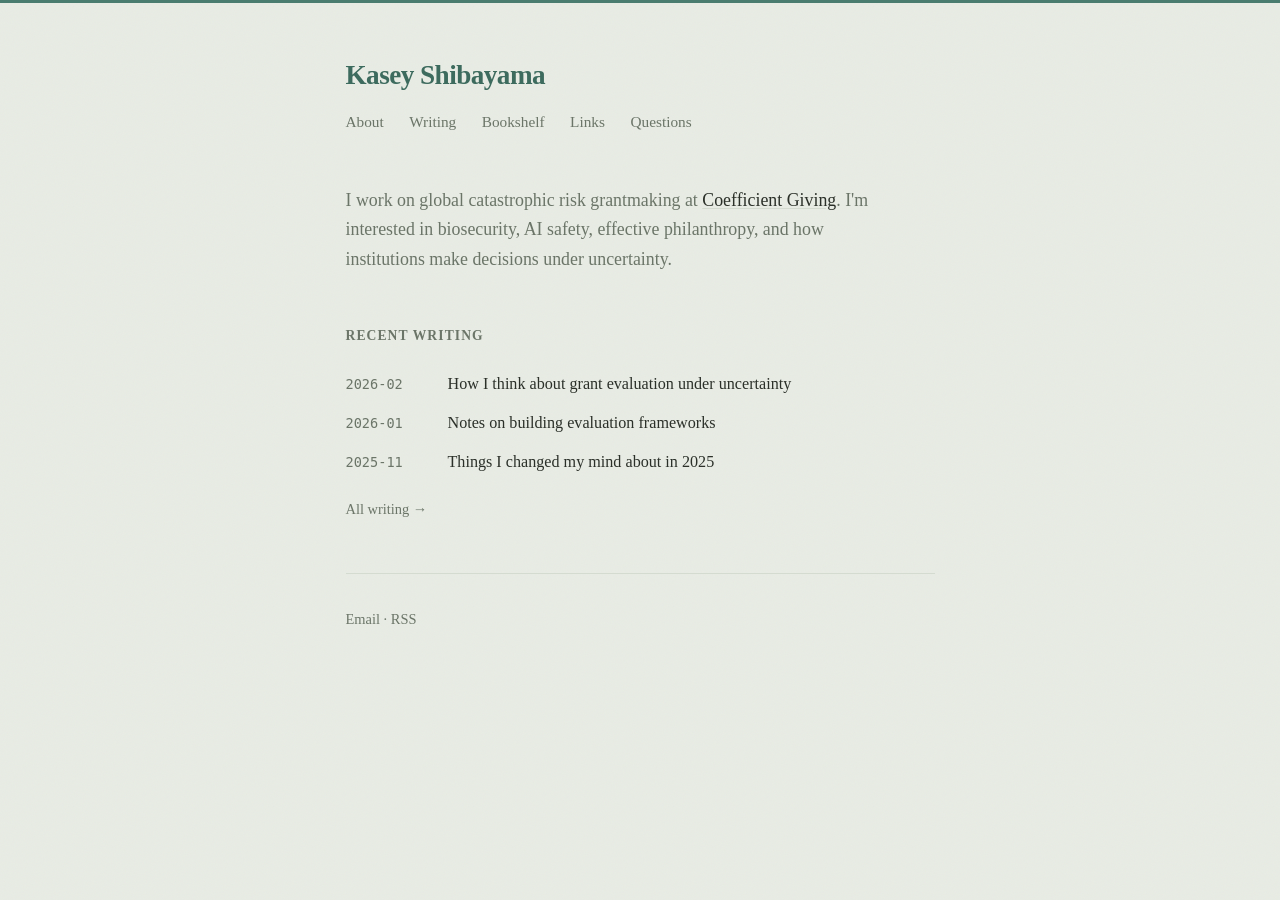
<file: index.html>
<!DOCTYPE html>
<html lang="en">
<head>
  <meta charset="UTF-8">
  <meta name="viewport" content="width=device-width, initial-scale=1.0">
  <title>Kasey Shibayama</title>
  <link rel="stylesheet" href="style.css">
</head>
<body>
  <main>
    <header>
      <h1><a href="index.html">Kasey Shibayama</a></h1>
      <nav>
        <a href="about.html">About</a>
        <a href="writing.html">Writing</a>
        <a href="bookshelf.html">Bookshelf</a>
        <a href="links.html">Links</a>
        <a href="questions.html">Questions</a>
      </nav>
    </header>

    <section class="intro">
      <p>I work on global catastrophic risk grantmaking at <a href="https://coefficientgiving.org">Coefficient Giving</a>. I'm interested in biosecurity, AI safety, effective philanthropy, and how institutions make decisions under uncertainty.</p>
    </section>

    <section class="recent">
      <h2>Recent writing</h2>
      <ul class="post-list">
        <li>
          <span class="date">2026-02</span>
          <a href="/writing/example-post">How I think about grant evaluation under uncertainty</a>
        </li>
        <li>
          <span class="date">2026-01</span>
          <a href="/writing/example-post-2">Notes on building evaluation frameworks</a>
        </li>
        <li>
          <span class="date">2025-11</span>
          <a href="/writing/example-post-3">Things I changed my mind about in 2025</a>
        </li>
      </ul>
      <p class="more"><a href="writing.html">All writing &rarr;</a></p>
    </section>

    <footer>
      <p>
        <a href="mailto:kasey@coefficientgiving.org">Email</a> &middot;
        <a href="/rss.xml">RSS</a>
      </p>
    </footer>
  </main>
</body>
</html>
</file>
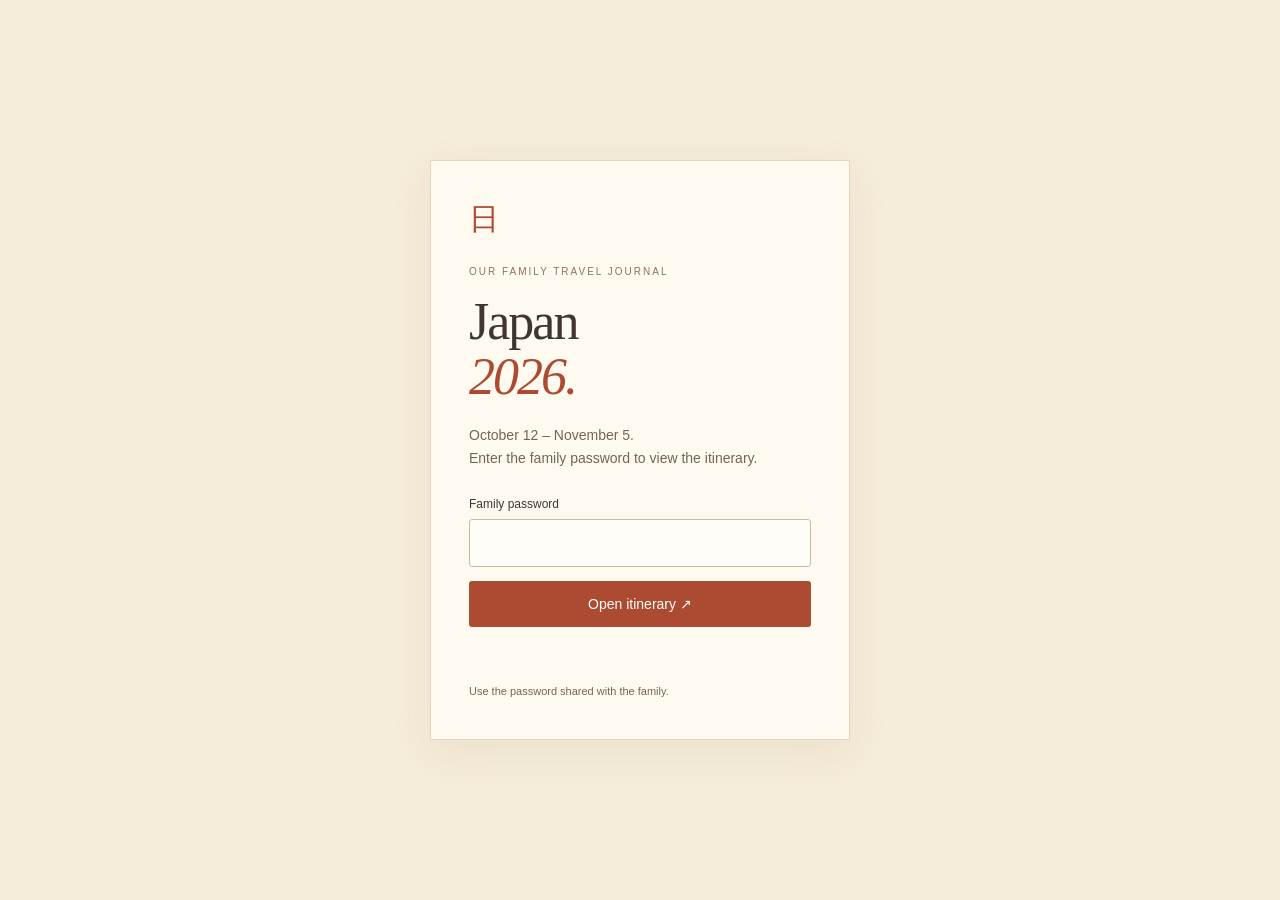
<file: japan/index.html>
<!doctype html><html lang="en"><head><meta charset="utf-8"><meta name="viewport" content="width=device-width,initial-scale=1"><meta name="robots" content="noindex, nofollow"><meta name="referrer" content="no-referrer"><meta name="theme-color" content="#f5ecd9"><title>Our family travel journal</title><link rel="icon" href="assets/favicon.svg" type="image/svg+xml"><style>
*{box-sizing:border-box}body{margin:0;min-height:100svh;display:grid;place-items:center;padding:28px;background:#f5ecd9;color:#40362f;font-family:Arial,sans-serif}.card{width:min(100%,420px);background:#fffaf0;padding:38px;border:1px solid #e3d5ba;box-shadow:0 12px 40px #74604415}.stamp{font-family:Georgia,serif;color:#ad4b32;font-size:30px;margin:0 0 26px}.eyebrow{font-size:10px;letter-spacing:2px;color:#8a755c}h1{font:normal 52px/1.05 Georgia,serif;letter-spacing:-2px;margin:18px 0}h1 em{color:#ad4b32;font-weight:normal}p{font-size:14px;color:#756550;line-height:1.6;margin:20px 0 28px}label{display:block;font-size:12px;margin:0 0 8px}input{font:16px Arial,sans-serif;width:100%;padding:14px;border:1px solid #caba9e;border-radius:3px;background:#fffdf7;color:#40362f}input:focus{outline:2px solid #ad4b32;outline-offset:2px}button{font:14px Arial,sans-serif;background:#ad4b32;color:white;border:0;padding:15px 20px;width:100%;margin-top:14px;border-radius:3px;cursor:pointer}button:disabled{opacity:.65;cursor:wait}.error{color:#953719;font-size:13px;line-height:1.5;margin-top:14px;min-height:20px}.note{font-size:11px;margin:22px 0 0}noscript{display:block;margin-top:20px;font-size:13px}@media(max-width:450px){.card{padding:28px}h1{font-size:46px}}
</style></head><body><main class="card"><div class="stamp" aria-hidden="true">日</div><div class="eyebrow">OUR FAMILY TRAVEL JOURNAL</div><h1>Japan<br><em>2026.</em></h1><p>October 12 – November 5.<br>Enter the family password to view the itinerary.</p><form id="unlock"><label for="password">Family password</label><input id="password" type="password" autocomplete="current-password" required autocapitalize="none" spellcheck="false"><button id="submit" type="submit">Open itinerary ↗</button><div class="error" id="status" role="status" aria-live="polite"></div></form><p class="note">Use the password shared with the family.</p><noscript>Enable JavaScript to unlock the encrypted itinerary.</noscript></main><script src="unlock.js"></script></body></html>
</file>
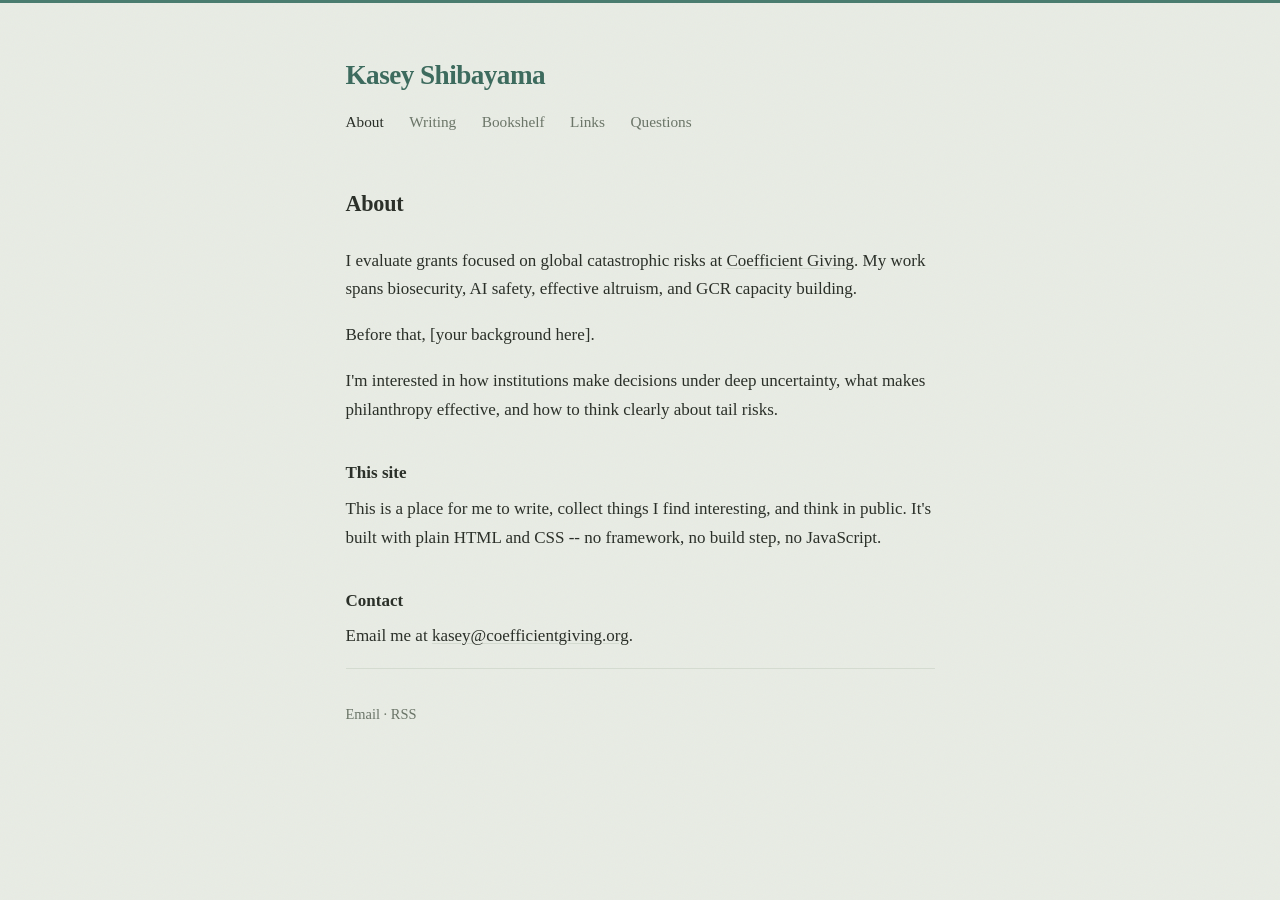
<file: about.html>
<!DOCTYPE html>
<html lang="en">
<head>
  <meta charset="UTF-8">
  <meta name="viewport" content="width=device-width, initial-scale=1.0">
  <title>About - Kasey Shibayama</title>
  <link rel="stylesheet" href="style.css">
</head>
<body>
  <main>
    <header>
      <h1><a href="index.html">Kasey Shibayama</a></h1>
      <nav>
        <a href="about.html" class="active">About</a>
        <a href="writing.html">Writing</a>
        <a href="bookshelf.html">Bookshelf</a>
        <a href="links.html">Links</a>
        <a href="questions.html">Questions</a>
      </nav>
    </header>

    <article class="page">
      <h2 class="page-title">About</h2>

      <p>I evaluate grants focused on global catastrophic risks at <a href="https://coefficientgiving.org">Coefficient Giving</a>. My work spans biosecurity, AI safety, effective altruism, and GCR capacity building.</p>

      <p>Before that, [your background here].</p>

      <p>I'm interested in how institutions make decisions under deep uncertainty, what makes philanthropy effective, and how to think clearly about tail risks.</p>

      <h3>This site</h3>

      <p>This is a place for me to write, collect things I find interesting, and think in public. It's built with plain HTML and CSS -- no framework, no build step, no JavaScript.</p>

      <h3>Contact</h3>

      <p>Email me at <a href="mailto:kasey@coefficientgiving.org">kasey@coefficientgiving.org</a>.</p>
    </article>

    <footer>
      <p>
        <a href="mailto:kasey@coefficientgiving.org">Email</a> &middot;
        <a href="/rss.xml">RSS</a>
      </p>
    </footer>
  </main>
</body>
</html>
</file>
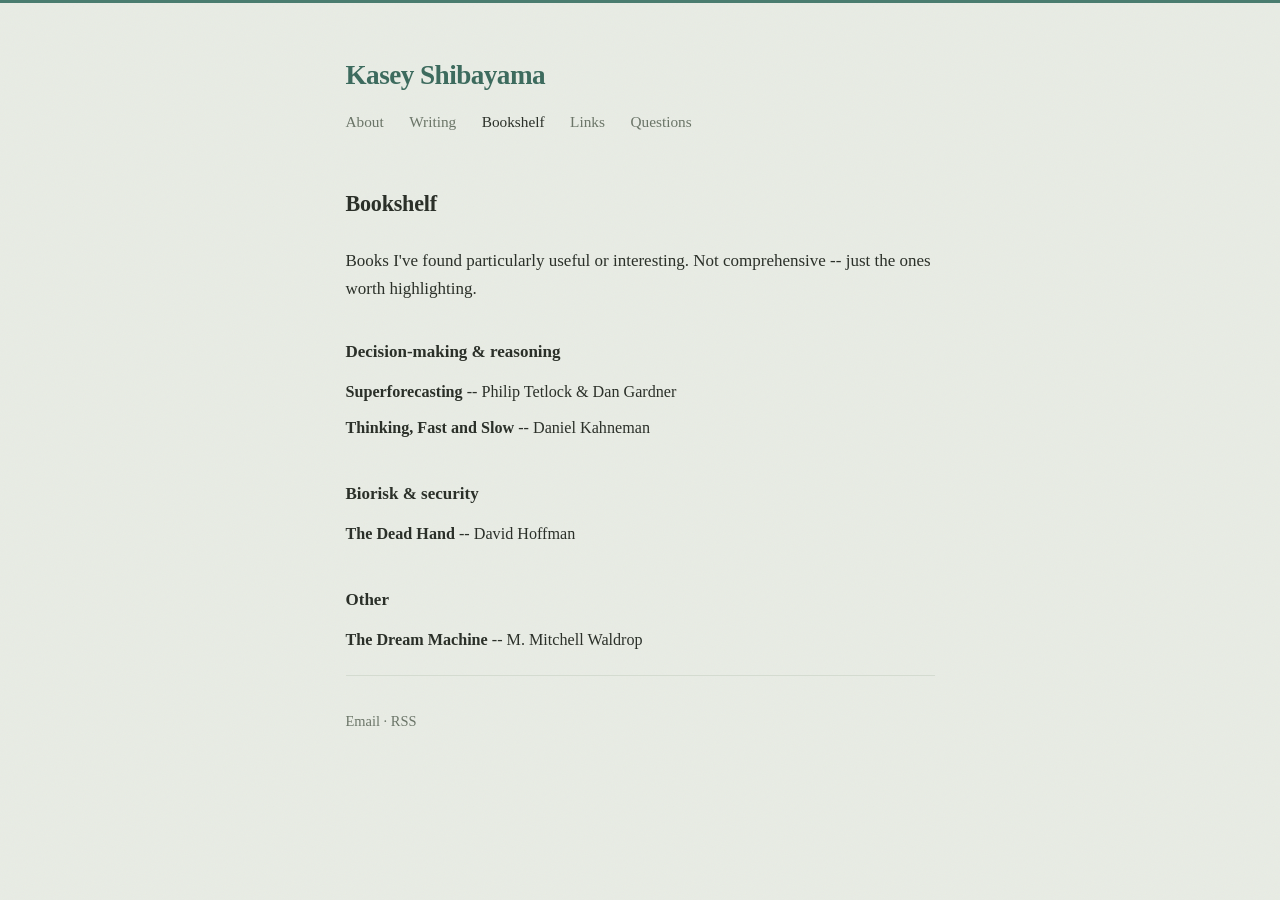
<file: bookshelf.html>
<!DOCTYPE html>
<html lang="en">
<head>
  <meta charset="UTF-8">
  <meta name="viewport" content="width=device-width, initial-scale=1.0">
  <title>Bookshelf - Kasey Shibayama</title>
  <link rel="stylesheet" href="style.css">
</head>
<body>
  <main>
    <header>
      <h1><a href="index.html">Kasey Shibayama</a></h1>
      <nav>
        <a href="about.html">About</a>
        <a href="writing.html">Writing</a>
        <a href="bookshelf.html" class="active">Bookshelf</a>
        <a href="links.html">Links</a>
        <a href="questions.html">Questions</a>
      </nav>
    </header>

    <article class="page">
      <h2 class="page-title">Bookshelf</h2>

      <p>Books I've found particularly useful or interesting. Not comprehensive -- just the ones worth highlighting.</p>

      <h3>Decision-making & reasoning</h3>
      <ul class="book-list">
        <li><strong>Superforecasting</strong> -- Philip Tetlock & Dan Gardner</li>
        <li><strong>Thinking, Fast and Slow</strong> -- Daniel Kahneman</li>
      </ul>

      <h3>Biorisk & security</h3>
      <ul class="book-list">
        <li><strong>The Dead Hand</strong> -- David Hoffman</li>
      </ul>

      <h3>Other</h3>
      <ul class="book-list">
        <li><strong>The Dream Machine</strong> -- M. Mitchell Waldrop</li>
      </ul>
    </article>

    <footer>
      <p>
        <a href="mailto:kasey@coefficientgiving.org">Email</a> &middot;
        <a href="/rss.xml">RSS</a>
      </p>
    </footer>
  </main>
</body>
</html>
</file>
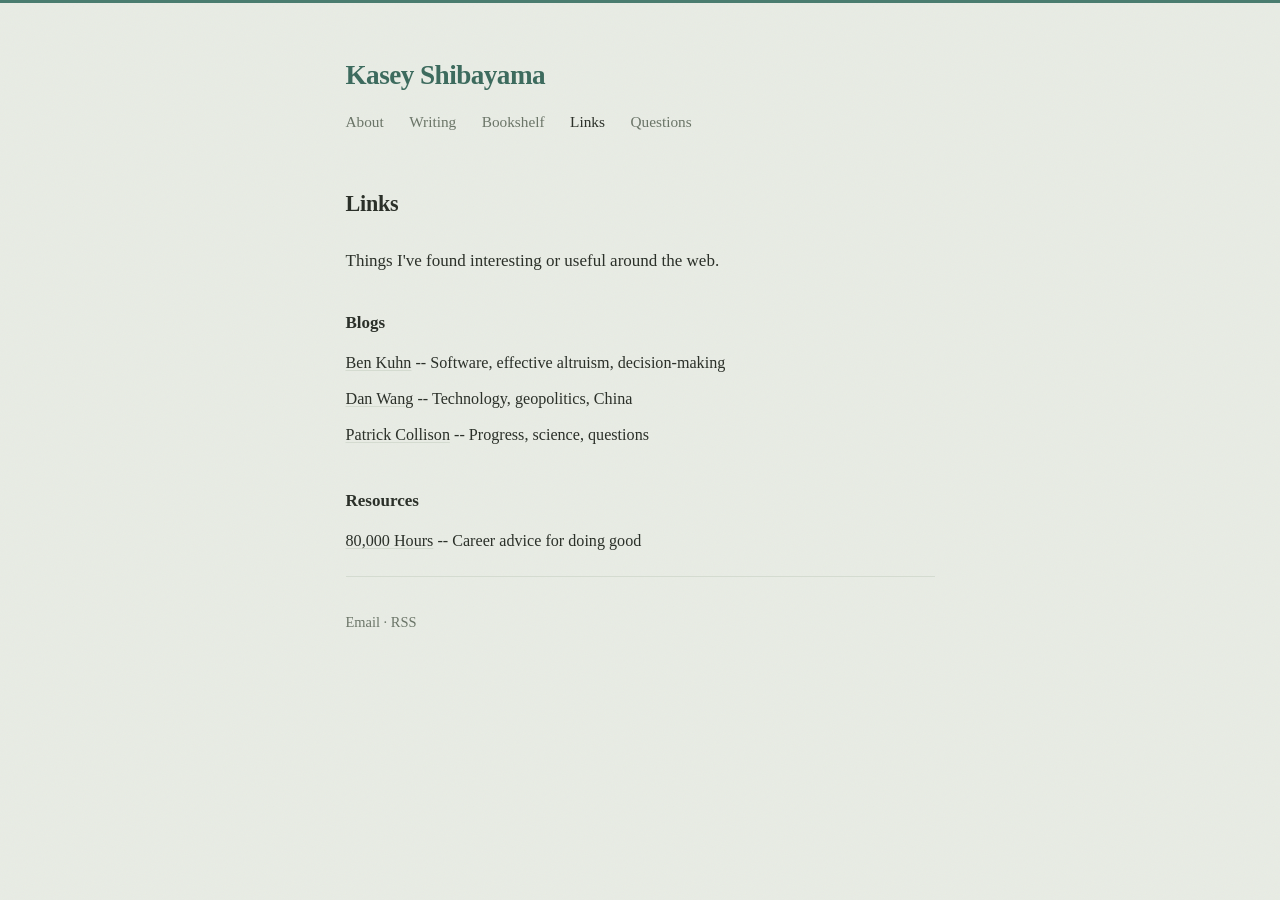
<file: links.html>
<!DOCTYPE html>
<html lang="en">
<head>
  <meta charset="UTF-8">
  <meta name="viewport" content="width=device-width, initial-scale=1.0">
  <title>Links - Kasey Shibayama</title>
  <link rel="stylesheet" href="style.css">
</head>
<body>
  <main>
    <header>
      <h1><a href="index.html">Kasey Shibayama</a></h1>
      <nav>
        <a href="about.html">About</a>
        <a href="writing.html">Writing</a>
        <a href="bookshelf.html">Bookshelf</a>
        <a href="links.html" class="active">Links</a>
        <a href="questions.html">Questions</a>
      </nav>
    </header>

    <article class="page">
      <h2 class="page-title">Links</h2>

      <p>Things I've found interesting or useful around the web.</p>

      <h3>Blogs</h3>
      <ul class="link-list">
        <li><a href="https://benkuhn.net">Ben Kuhn</a> -- Software, effective altruism, decision-making</li>
        <li><a href="https://danwang.co">Dan Wang</a> -- Technology, geopolitics, China</li>
        <li><a href="https://patrickcollison.com">Patrick Collison</a> -- Progress, science, questions</li>
      </ul>

      <h3>Resources</h3>
      <ul class="link-list">
        <li><a href="https://80000hours.org">80,000 Hours</a> -- Career advice for doing good</li>
      </ul>
    </article>

    <footer>
      <p>
        <a href="mailto:kasey@coefficientgiving.org">Email</a> &middot;
        <a href="/rss.xml">RSS</a>
      </p>
    </footer>
  </main>
</body>
</html>
</file>
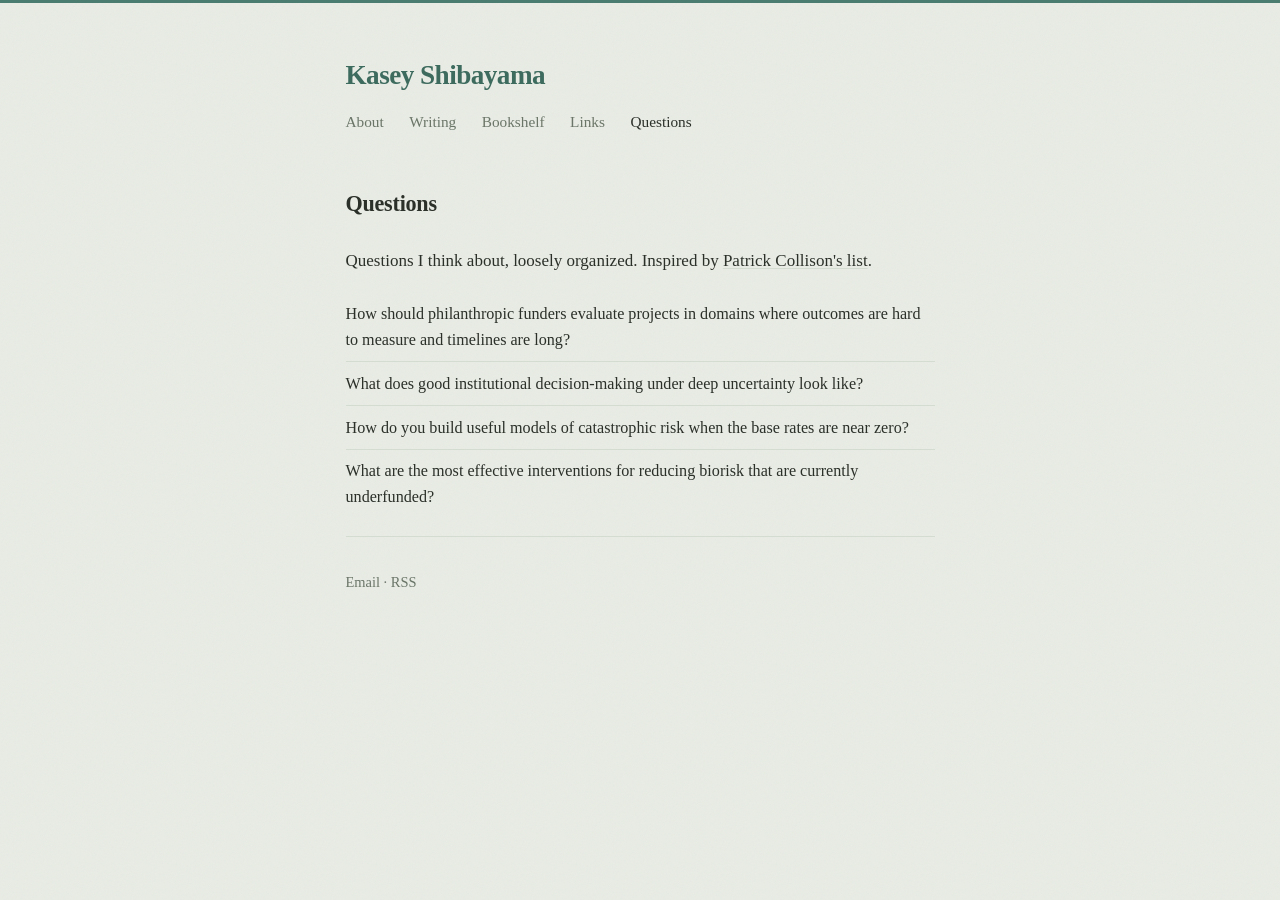
<file: questions.html>
<!DOCTYPE html>
<html lang="en">
<head>
  <meta charset="UTF-8">
  <meta name="viewport" content="width=device-width, initial-scale=1.0">
  <title>Questions - Kasey Shibayama</title>
  <link rel="stylesheet" href="style.css">
</head>
<body>
  <main>
    <header>
      <h1><a href="index.html">Kasey Shibayama</a></h1>
      <nav>
        <a href="about.html">About</a>
        <a href="writing.html">Writing</a>
        <a href="bookshelf.html">Bookshelf</a>
        <a href="links.html">Links</a>
        <a href="questions.html" class="active">Questions</a>
      </nav>
    </header>

    <article class="page">
      <h2 class="page-title">Questions</h2>

      <p>Questions I think about, loosely organized. Inspired by <a href="https://patrickcollison.com/questions">Patrick Collison's list</a>.</p>

      <ul class="question-list">
        <li>How should philanthropic funders evaluate projects in domains where outcomes are hard to measure and timelines are long?</li>
        <li>What does good institutional decision-making under deep uncertainty look like?</li>
        <li>How do you build useful models of catastrophic risk when the base rates are near zero?</li>
        <li>What are the most effective interventions for reducing biorisk that are currently underfunded?</li>
      </ul>
    </article>

    <footer>
      <p>
        <a href="mailto:kasey@coefficientgiving.org">Email</a> &middot;
        <a href="/rss.xml">RSS</a>
      </p>
    </footer>
  </main>
</body>
</html>
</file>
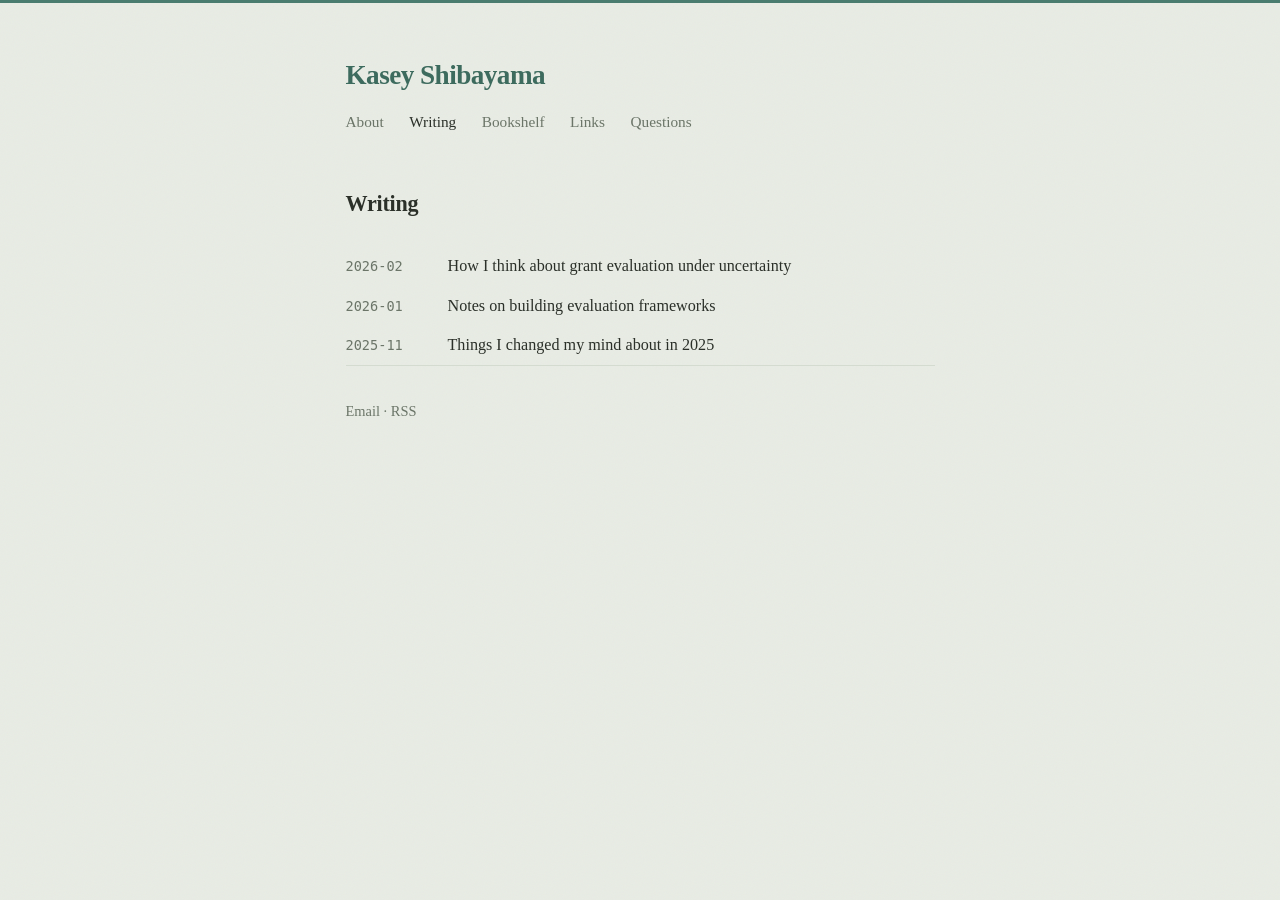
<file: writing.html>
<!DOCTYPE html>
<html lang="en">
<head>
  <meta charset="UTF-8">
  <meta name="viewport" content="width=device-width, initial-scale=1.0">
  <title>Writing - Kasey Shibayama</title>
  <link rel="stylesheet" href="style.css">
</head>
<body>
  <main>
    <header>
      <h1><a href="index.html">Kasey Shibayama</a></h1>
      <nav>
        <a href="about.html">About</a>
        <a href="writing.html" class="active">Writing</a>
        <a href="bookshelf.html">Bookshelf</a>
        <a href="links.html">Links</a>
        <a href="questions.html">Questions</a>
      </nav>
    </header>

    <article class="page">
      <h2 class="page-title">Writing</h2>

      <ul class="post-list">
        <li>
          <span class="date">2026-02</span>
          <a href="/writing/example-post">How I think about grant evaluation under uncertainty</a>
        </li>
        <li>
          <span class="date">2026-01</span>
          <a href="/writing/example-post-2">Notes on building evaluation frameworks</a>
        </li>
        <li>
          <span class="date">2025-11</span>
          <a href="/writing/example-post-3">Things I changed my mind about in 2025</a>
        </li>
      </ul>
    </article>

    <footer>
      <p>
        <a href="mailto:kasey@coefficientgiving.org">Email</a> &middot;
        <a href="/rss.xml">RSS</a>
      </p>
    </footer>
  </main>
</body>
</html>
</file>
<file: style.css>
/* ---- Reset & Base ---- */
*, *::before, *::after {
  margin: 0;
  padding: 0;
  box-sizing: border-box;
}

:root {
  --text: #2b3029;
  --text-secondary: #6b7568;
  --bg: #e8ece4;
  --link: #2b3029;
  --link-hover: #4a7c6f;
  --border: #d4dbd0;
  --accent: #4a7c6f;
  --name: #3d6b5e;
  --max-width: 640px;
}


html {
  font-size: 17px;
  -webkit-font-smoothing: antialiased;
}

body {
  font-family: 'Charter', 'Bitstream Charter', 'Georgia', serif;
  color: var(--text);
  background: var(--bg);
  background-image: url("data:image/svg+xml,%3Csvg xmlns='http://www.w3.org/2000/svg' width='200' height='200'%3E%3Cfilter id='n'%3E%3CfeTurbulence type='fractalNoise' baseFrequency='0.9' numOctaves='4' stitchTiles='stitch'/%3E%3C/filter%3E%3Crect width='200' height='200' filter='url(%23n)' opacity='0.04'/%3E%3C/svg%3E");
  line-height: 1.6;
  border-top: 3px solid var(--accent);
}

/* ---- Layout ---- */
main {
  max-width: var(--max-width);
  margin: 0 auto;
  padding: 3rem 1.5rem 4rem;
}

/* ---- Header ---- */
header {
  margin-bottom: 3rem;
}

header h1 {
  font-size: 1.6rem;
  font-weight: 700;
  font-style: normal;
  letter-spacing: -0.02em;
  margin-bottom: 0.75rem;
}

header h1 a {
  color: var(--name);
  text-decoration: none;
  transition: color 0.15s;
}

header h1 a:hover {
  color: var(--accent);
}

nav {
  display: flex;
  gap: 1.5rem;
  flex-wrap: wrap;
}

nav a {
  color: var(--text-secondary);
  text-decoration: none;
  font-size: 0.9rem;
  transition: color 0.15s;
  position: relative;
}

nav a::after {
  content: '';
  position: absolute;
  bottom: -2px;
  left: 0;
  width: 0;
  height: 1.5px;
  background: var(--accent);
  transition: width 0.25s ease;
}

nav a:hover {
  color: var(--accent);
}

nav a:hover::after {
  width: 100%;
}

/* ---- Sections ---- */
section {
  margin-bottom: 3rem;
}

.intro p {
  font-size: 1.05rem;
  line-height: 1.65;
  color: var(--text-secondary);
  max-width: 540px;
}

.intro a {
  color: var(--text);
  text-decoration-color: var(--border);
  text-underline-offset: 2px;
}

.intro a:hover {
  text-decoration-color: var(--text);
}

h2 {
  font-size: 0.8rem;
  font-weight: 600;
  text-transform: uppercase;
  letter-spacing: 0.08em;
  color: var(--text-secondary);
  margin-bottom: 1rem;
}

/* ---- Post List ---- */
.post-list {
  list-style: none;
}

.post-list li {
  display: flex;
  align-items: baseline;
  gap: 1rem;
  padding: 0.4rem 0;
}

.post-list .date {
  font-size: 0.8rem;
  color: var(--text-secondary);
  font-family: 'SF Mono', 'Menlo', monospace;
  flex-shrink: 0;
  min-width: 5rem;
}

.post-list a {
  color: var(--link);
  text-decoration: none;
  font-size: 0.95rem;
  transition: color 0.2s, transform 0.2s;
  display: inline-block;
}

.post-list a:hover {
  color: var(--accent);
  transform: translateX(4px);
}

.more {
  margin-top: 0.75rem;
}

.more a {
  font-size: 0.85rem;
  color: var(--text-secondary);
  text-decoration: none;
}

.more a:hover {
  color: var(--accent);
}

/* ---- Topic Grid ---- */
.topic-grid {
  display: grid;
  grid-template-columns: 1fr 1fr;
  gap: 1px;
  border: 1px solid var(--border);
  border-radius: 4px;
  overflow: hidden;
}

.topic {
  display: flex;
  flex-direction: column;
  gap: 0.25rem;
  padding: 1rem;
  text-decoration: none;
  background: var(--bg);
  transition: background 0.15s;
}

.topic:hover {
  background: color-mix(in srgb, var(--text) 4%, var(--bg));
}

.topic strong {
  color: var(--text);
  font-size: 0.9rem;
}

.topic span {
  color: var(--text-secondary);
  font-size: 0.8rem;
  line-height: 1.4;
}

/* ---- Footer ---- */
footer {
  padding-top: 2rem;
  border-top: 1px solid var(--border);
}

footer p {
  font-size: 0.85rem;
  color: var(--text-secondary);
}

footer a {
  color: var(--text-secondary);
  text-decoration: none;
}

footer a:hover {
  color: var(--accent);
}

/* ---- Article/Page ---- */
.page-title {
  font-size: 1.3rem;
  font-weight: 600;
  text-transform: none;
  letter-spacing: -0.01em;
  color: var(--text);
  margin-bottom: 1.5rem;
}

article.page p {
  margin-bottom: 1rem;
  line-height: 1.7;
}

article.page h3 {
  font-size: 1rem;
  font-weight: 600;
  margin-top: 2rem;
  margin-bottom: 0.5rem;
}

article.page a {
  color: var(--text);
  text-decoration-color: var(--border);
  text-underline-offset: 2px;
}

article.page a:hover {
  text-decoration-color: var(--text);
}

nav a.active {
  color: var(--text);
}

/* ---- Book, Link, Question Lists ---- */
.book-list, .link-list, .question-list {
  list-style: none;
  margin-bottom: 1rem;
}

.book-list li, .link-list li {
  padding: 0.35rem 0;
  font-size: 0.95rem;
  line-height: 1.5;
}

.question-list li {
  padding: 0.5rem 0;
  font-size: 0.95rem;
  line-height: 1.6;
  border-bottom: 1px solid var(--border);
}

.question-list li:last-child {
  border-bottom: none;
}

/* ---- Responsive ---- */
@media (max-width: 480px) {
  html {
    font-size: 16px;
  }

  main {
    padding: 2rem 1.25rem 3rem;
  }

  .topic-grid {
    grid-template-columns: 1fr;
  }

  .post-list li {
    flex-direction: column;
    gap: 0.15rem;
  }
}
</file>
